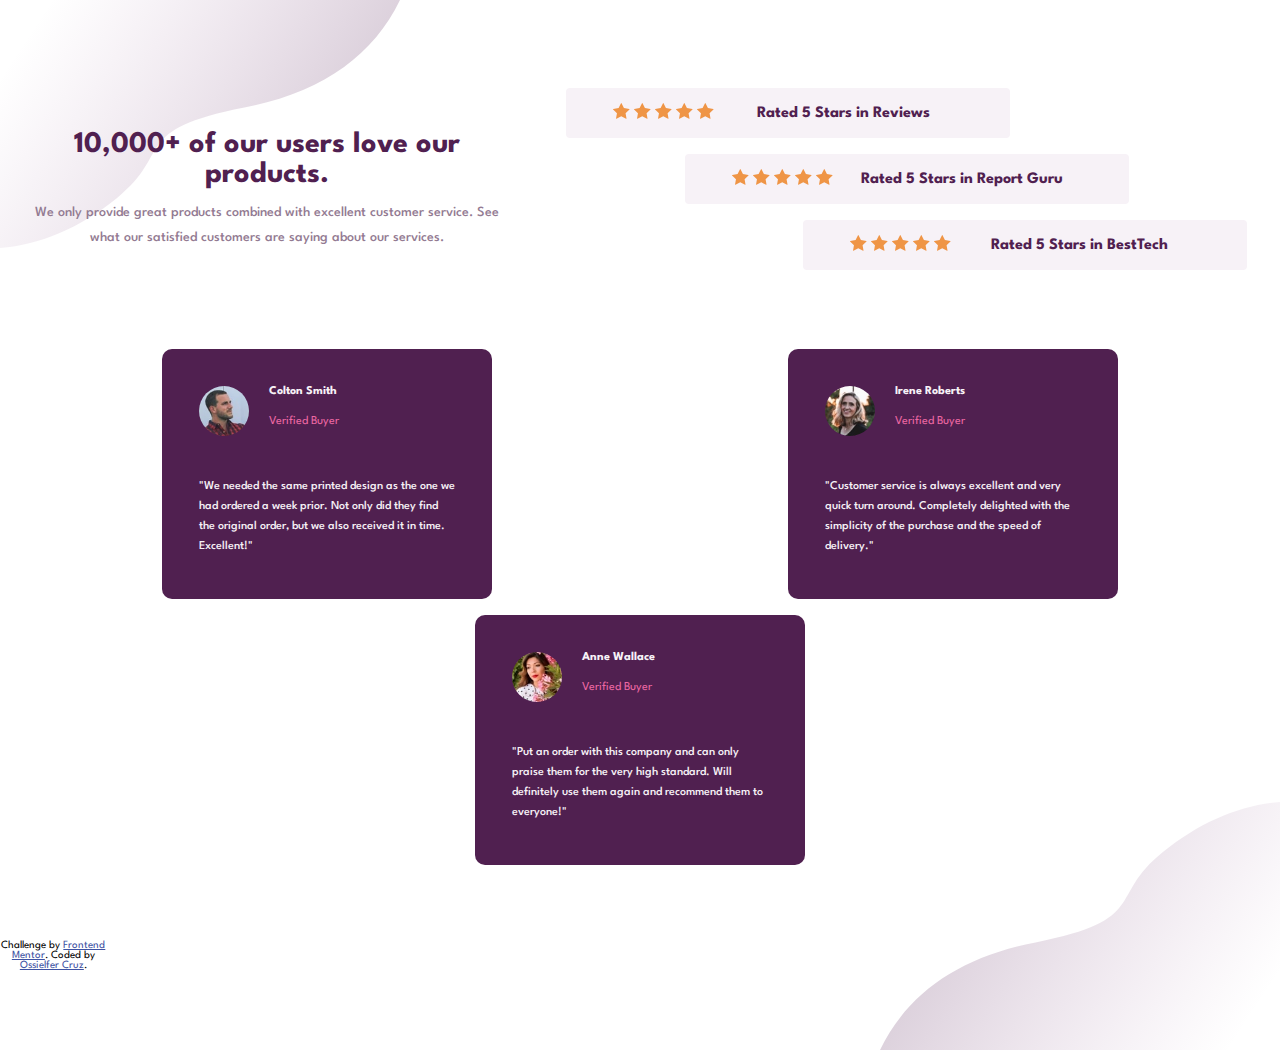
<file: index.html>
<!DOCTYPE html>
<html lang="en">
  <head>
    <meta charset="UTF-8" />
    <meta name="viewport" content="width=device-width, initial-scale=1.0" />
    <link rel="stylesheet" href="styles.css">
    <link rel="icon" type="image/png" sizes="32x32" href="./images/favicon-32x32.png"/>
    <title>Frontend Mentor | Social proof section</title>
  </head>
  
  <body>
    <div class="container">
      <header>
        <h1>10,000+ of our users love our products.</h1>
        <p>We only provide great products combined with excellent customer service. See what our satisfied customers are saying about our services.</p>
      </header>
      
      <div class="starscontainer">
        <div class="stars star1">
          <div class="fivestars">
          <img src="images/icon-star.svg" alt="" />
          <img src="images/icon-star.svg" alt="" />
          <img src="images/icon-star.svg" alt="" />
          <img src="images/icon-star.svg" alt="" />
          <img src="images/icon-star.svg" alt="" />
          </div>
          <h4 class="text">Rated 5 Stars in Reviews</h4>
        </div>
        <div class="stars star2">
          <div class="fivestars">
          <img src="images/icon-star.svg" alt="" />
          <img src="images/icon-star.svg" alt="" />
          <img src="images/icon-star.svg" alt="" />
          <img src="images/icon-star.svg" alt="" />
          <img src="images/icon-star.svg" alt="" />
          </div>
          <h4 class="text">Rated 5 Stars in Report Guru</h4>
        </div>
        <div class="stars star3">
          <div class="fivestars">
          <img src="images/icon-star.svg" alt="" />
          <img src="images/icon-star.svg" alt="" />
          <img src="images/icon-star.svg" alt="" />
          <img src="images/icon-star.svg" alt="" />
          <img src="images/icon-star.svg" alt="" />
          </div>
          <h4 class="text">Rated 5 Stars in BestTech</h4>
        </div>
      </div>
      <div class="cardscontainer">
        <div class="cards card1">
          <img src="images/image-colton.jpg" alt="">
          <span class="name">Colton Smith</span>
          <span class="status">Verified Buyer</span>
          <p>"We needed the same printed design as the one we had ordered a week prior. Not only did they find the original order, but we also received it in time. Excellent!"</p>
        </div>
      
        <div class="cards card2">
          <img src="images/image-irene.jpg" alt="">
          <span class="name">Irene Roberts</span>
          <span class="status">Verified Buyer</span>
          <p>"Customer service is always excellent and very quick turn around. Completely delighted with the simplicity of the purchase and the speed of delivery."</p>
        </div>
        <div class="cards card3">
          <img src="images/image-anne.jpg" alt="">
          <span class="name">Anne Wallace</span>
          <span class="status">Verified Buyer</span>
          <p>"Put an order with this company and can only praise them for the very high standard. Will definitely use them again and recommend them to everyone!"</p>
        </div>
      </div>
      
      <footer>
        <div class="attribution">
          Challenge by
          <a href="https://www.frontendmentor.io?ref=challenge" target="_blank">Frontend Mentor</a>. Coded by <a href="#">Ossielfer Cruz</a>.
        </div>
      </footer>
    </div>

  </body>
</html>
</file>
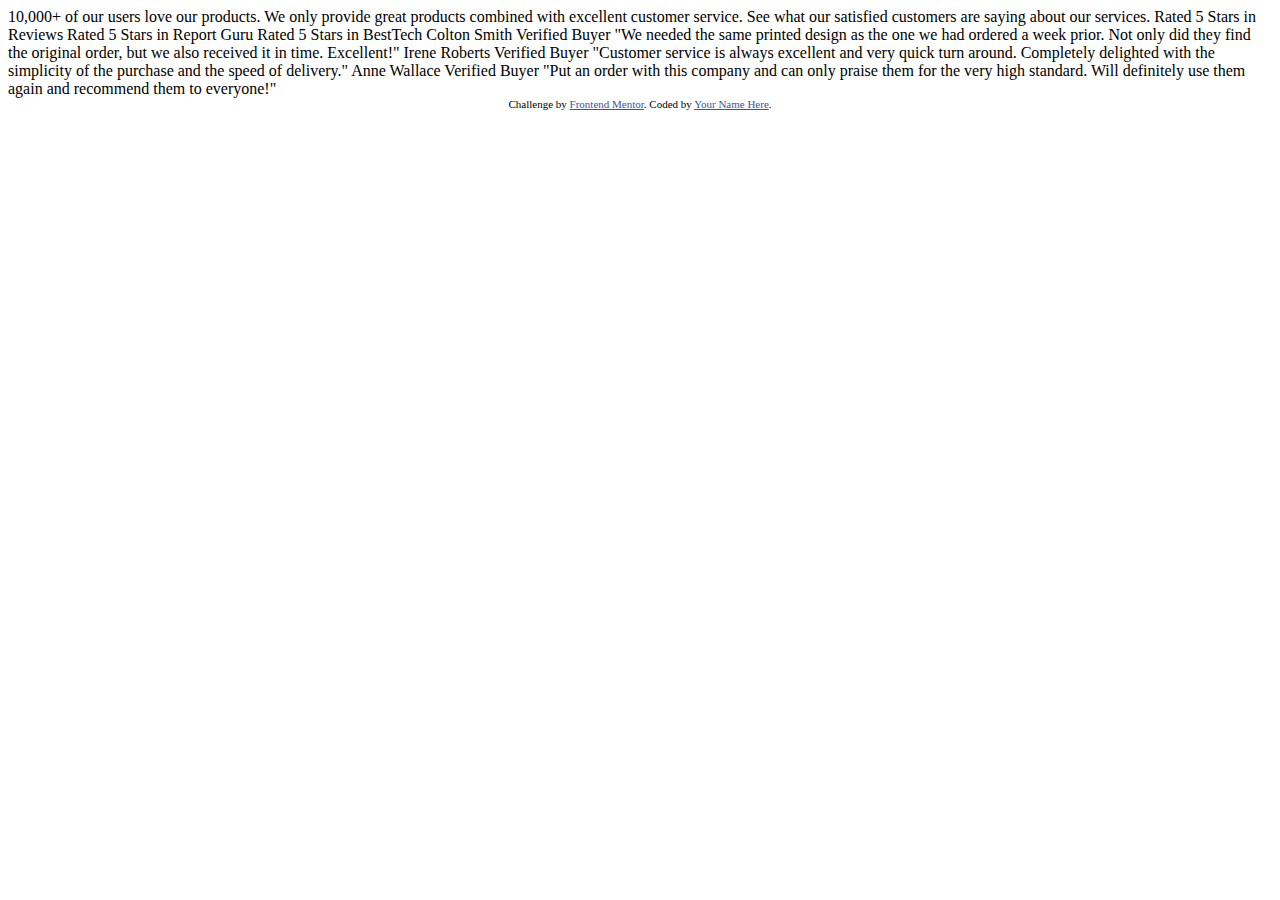
<file: main/index.html>
<!DOCTYPE html>
<html lang="en">
  <head>
    <meta charset="UTF-8" />
    <meta name="viewport" content="width=device-width, initial-scale=1.0" />
    <!-- displays site properly based on user's device -->

    <link
      rel="icon"
      type="image/png"
      sizes="32x32"
      href="./images/favicon-32x32.png"
    />

    <title>Frontend Mentor | Social proof section</title>

    <!-- Feel free to remove these styles or customise in your own stylesheet 👍 -->
    <style>
      .attribution {
        font-size: 11px;
        text-align: center;
      }
      .attribution a {
        color: hsl(228, 45%, 44%);
      }
    </style>
  </head>
  <body>
    10,000+ of our users love our products.

    We only provide great products combined with excellent customer service.
    See what our satisfied customers are saying about our services.
    
    Rated 5 Stars in Reviews
    Rated 5 Stars in Report Guru
    Rated 5 Stars in BestTech
    
    Colton Smith 
    Verified Buyer
    "We needed the same printed design as the one we had ordered a week prior.
    Not only did they find the original order, but we also received it in time.
    Excellent!"
    
    Irene Roberts 
    Verified Buyer
    "Customer service is always excellent and very quick turn around. Completely
    delighted with the simplicity of the purchase and the speed of delivery."
    
    Anne Wallace 
    Verified Buyer
    "Put an order with this company and can only praise them for the very high
    standard. Will definitely use them again and recommend them to everyone!"

    <div class="attribution">
      Challenge by
      <a href="https://www.frontendmentor.io?ref=challenge" target="_blank"
        >Frontend Mentor</a
      >. Coded by <a href="#">Your Name Here</a>.
    </div>
  </body>
</html>
</file>
<file: styles.css>
@import url('https://fonts.googleapis.com/css2?family=League+Spartan:wght@100..900&display=swap');
*{
  margin: 0;
  padding: 0;
  box-sizing: border-box;

}

body{
  background: url(images/bg-pattern-top-mobile.svg), url(images/bg-pattern-bottom-mobile.svg);
  background-repeat: no-repeat;
  background-position: top left, bottom right;
  font-family: 'League Spartan', sans-serif;
}
.container{
  margin: 80px auto;
  display: flex;
  flex-direction: column;
}

/*------------------Header--------------------*/

header{
  margin-bottom: 30px;
}

header h1 {
  font-weight: 700;
  font-size: 30px;
  color: hsl(300, 43%, 22%);
  line-height: 30px;
  text-align: center;
  margin: 0 64px 30px 64px;
  margin-top: 50px;
  margin-bottom: 10px;
}

header p {
  font-weight: 500;
  font-size: 14px;
  color: hsl(303, 10%, 53%);
  text-align: center;
  margin: 0 28px 0 28px;
  line-height: 25px;
}

/*------------------Stars--------------------*/
.starscontainer{
  display: flex;
  flex-direction: column;
  align-items: center;
  margin-bottom: 30px;
}
.stars{
  background-color: hsl(300, 24%, 96%);
  border-radius: 4px;
  margin: 8px;
  width: 330px;
  height: 80px;
  padding: 15px;
  font-weight: 700;
  color: hsl(300, 43%, 22%);
  display: flex;
  flex-direction: column;
  align-items: center;
}

.stars .fivestars{
  min-width: 110px;
}

.stars .text{
  min-width: 240px;
  text-align: center;
}

/*------------------Cards--------------------*/

.cardscontainer{
  display: flex;
  flex-direction: column;
  justify-content: space-between;
  align-items: center;
  margin-bottom: 50px;
}

.cards{
  background-color: hsl(300, 43%, 22%);
  border-radius: 10px;
  max-width: 330px;
  height: 250px;
  padding: 37px;
  margin: 16px 24px 0px 24px;
  color: hsl(300, 24%, 96%) ;
  font-size: 12px;
  display: grid;
  grid-template-columns: 1fr 10fr;
}

.cards img{
  border-radius: 50%;
  width: 50px;
  margin-right: 20px;
  grid-column: 1 / 2;
  grid-row: 1 / 3;
}

.cards .name{
  font-weight: 700;
  grid-column: 2 / 3;
}

.cards .status{
  color: hsl(333, 80%, 67%);
  grid-column: 2 / 3;
}

.cards p{
  font-weight: 500;
  line-height: 20px;
  grid-column: 1 / 3;
  margin-top: 30px;
}

/*------------------Footer--------------------*/
.attribution {
  font-size: 11px;
  text-align: center;
}
.attribution a {
  color: hsl(228, 45%, 44%);
}

/*------------------>375px--------------------*/
@media only screen and (min-width: 376px) {
  .starscontainer{
    padding: 0 25px;
  }  
  .star1{
    align-self: flex-start;
  }
  .star3{
    align-self: flex-end;
  }
  .cardscontainer{
    padding: 0 14px;
  }
  .card1{
    align-self: flex-start;
  }
  .card3{
    align-self: flex-end;
  }
}

/*------------------>768px--------------------*/
@media only screen and (min-width: 768px) {
  body{
    background: url(images/bg-pattern-top-desktop.svg), url(images/bg-pattern-bottom-desktop.svg);
    background-position: top left, bottom right;
    background-repeat: no-repeat;
    background-size: 400px;
  }

  .stars{
    flex-direction: row;
    width: 444px;
    height: 50px;
    justify-content: center;
  }

  .cardscontainer{
    display: grid;
    grid-template-columns: 1fr 1fr;
  }

  .card1{
    grid-column: 1 / 2;
    justify-self: center;
  }

  .card2{
    grid-column: 2 / 3;
    justify-self: center;
  }

  .card3{
    grid-column: 1 / 3;
    grid-row: 2 / 3;
    justify-self: center;
  }
}

/*------------------>894px--------------------*/
@media only screen and (min-width: 894px) {
  .container{
    display: grid;
    grid-template-columns: repeat(12, 1fr);
    row-gap: 25px;
  }

  header{
    grid-column: 1 / 6;
  }

  .starscontainer{
    grid-column: 6/-1;
  }

  .cardscontainer{
    grid-column: 1 / -1;
  }
  
  .footer{
    grid-column: 1 / -1;
  }
}
</file>
